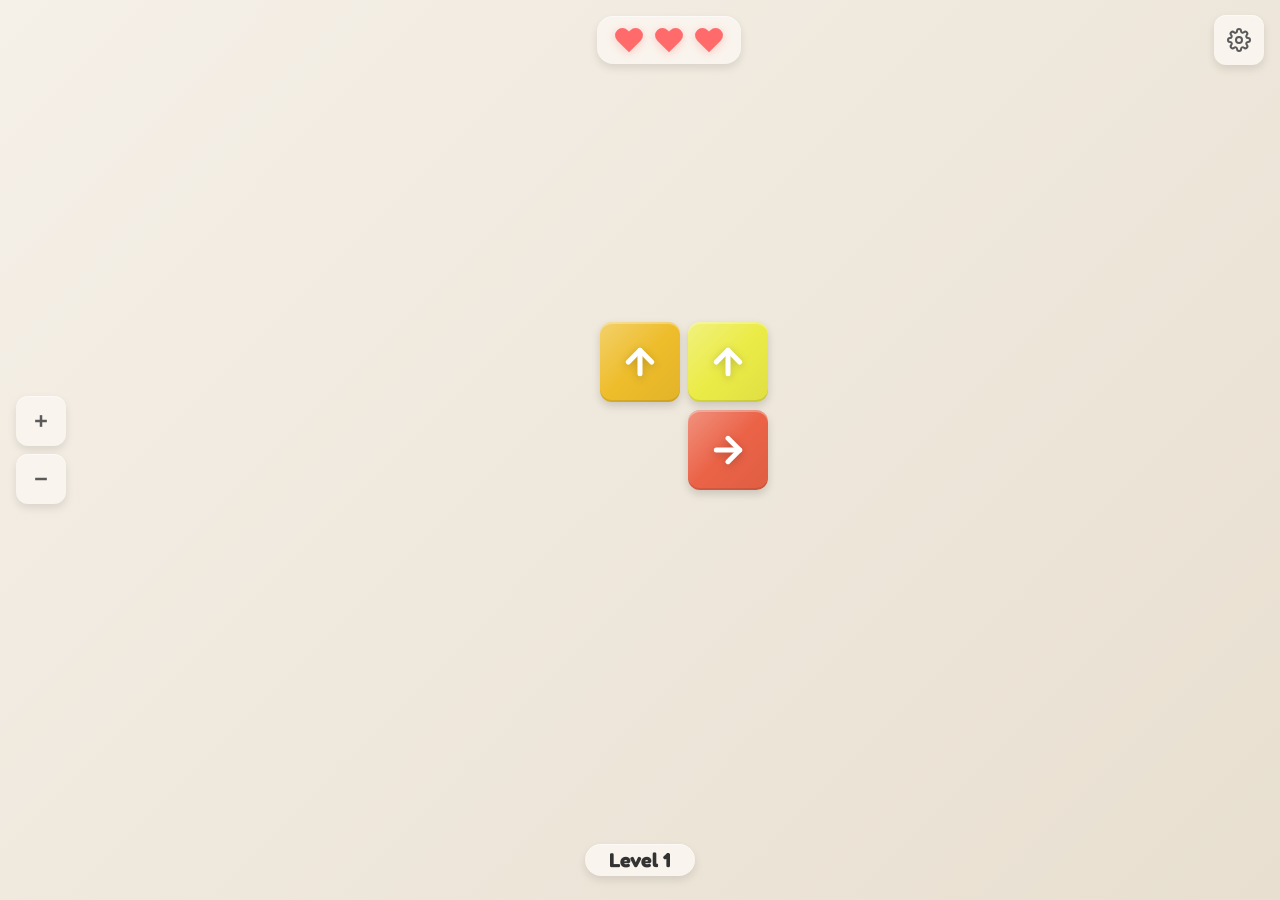
<file: index.html>
<!DOCTYPE html>
<html lang="en">
<head>
    <meta charset="UTF-8">
    <meta name="viewport" content="width=device-width, initial-scale=1.0, maximum-scale=1.0, user-scalable=no">
    <meta name="theme-color" content="#f5f0e8">
    <title>Arrow Puzzle Game - Premium Mobile Experience</title>
    <link rel="preconnect" href="https://fonts.googleapis.com">
    <link rel="preconnect" href="https://fonts.gstatic.com" crossorigin>
    <link href="https://fonts.googleapis.com/css2?family=Fredoka:wght@400;500;600;700&display=swap" rel="stylesheet">
    <link rel="stylesheet" href="style.css">
</head>
<body>
    <!-- Game Container -->
    <div id="gameContainer">
        
        <!-- Top UI Bar -->
        <div id="topBar">
            <!-- Left Section: empty spacer for balance -->
            <div class="top-left"></div>

            <!-- Center Section: Hearts -->
            <div class="top-center">
                <div class="lives-panel" id="livesPanel">
                    <div class="heart" data-index="0">
                        <svg viewBox="0 0 24 24" fill="currentColor">
                            <path d="M20.84 4.61a5.5 5.5 0 0 0-7.78 0L12 5.67l-1.06-1.06a5.5 5.5 0 0 0-7.78 7.78l1.06 1.06L12 21.23l7.78-7.78 1.06-1.06a5.5 5.5 0 0 0 0-7.78z"></path>
                        </svg>
                    </div>
                    <div class="heart" data-index="1">
                        <svg viewBox="0 0 24 24" fill="currentColor">
                            <path d="M20.84 4.61a5.5 5.5 0 0 0-7.78 0L12 5.67l-1.06-1.06a5.5 5.5 0 0 0-7.78 7.78l1.06 1.06L12 21.23l7.78-7.78 1.06-1.06a5.5 5.5 0 0 0 0-7.78z"></path>
                        </svg>
                    </div>
                    <div class="heart" data-index="2">
                        <svg viewBox="0 0 24 24" fill="currentColor">
                            <path d="M20.84 4.61a5.5 5.5 0 0 0-7.78 0L12 5.67l-1.06-1.06a5.5 5.5 0 0 0-7.78 7.78l1.06 1.06L12 21.23l7.78-7.78 1.06-1.06a5.5 5.5 0 0 0 0-7.78z"></path>
                        </svg>
                    </div>
                </div>
            </div>

            <!-- Right Section: Back & Settings -->
            <div class="top-right">
                <button class="icon-btn settings-btn" id="settingsBtn">
                    <svg viewBox="0 0 24 24" fill="none" stroke="currentColor" stroke-width="2" stroke-linecap="round" stroke-linejoin="round">
                        <circle cx="12" cy="12" r="3"></circle>
                        <path d="M19.4 15a1.65 1.65 0 0 0 .33 1.82l.06.06a2 2 0 0 1-2.83 2.83l-.06-.06a1.65 1.65 0 0 0-1.82-.33 1.65 1.65 0 0 0-1 1.51V21a2 2 0 0 1-4 0v-.09A1.65 1.65 0 0 0 9 19.4a1.65 1.65 0 0 0-1.82.33l-.06.06a2 2 0 0 1-2.83-2.83l.06-.06A1.65 1.65 0 0 0 4.68 15a1.65 1.65 0 0 0-1.51-1H3a2 2 0 0 1 0-4h.09A1.65 1.65 0 0 0 4.6 9a1.65 1.65 0 0 0-.33-1.82l-.06-.06a2 2 0 0 1 2.83-2.83l.06.06A1.65 1.65 0 0 0 9 4.68a1.65 1.65 0 0 0 1-1.51V3a2 2 0 0 1 4 0v.09a1.65 1.65 0 0 0 1 1.51 1.65 1.65 0 0 0 1.82-.33l.06-.06a2 2 0 0 1 2.83 2.83l-.06.06A1.65 1.65 0 0 0 19.4 9a1.65 1.65 0 0 0 1.51 1H21a2 2 0 0 1 0 4h-.09a1.65 1.65 0 0 0-1.51 1z"></path>
                    </svg>
                </button>
            </div>
        </div>

        <!-- Bottom Bar: Level Badge (centered) -->
        <div id="bottomBar">
            <span class="level-badge">Level <span id="levelNumber">1</span></span>
        </div>
        
        <!-- Zoom Controls -->
        <div class="zoom-controls" id="zoomControls">
            <button class="zoom-btn" id="zoomInBtn">
                <svg viewBox="0 0 24 24" fill="none" stroke="currentColor" stroke-width="3">
                    <line x1="12" y1="5" x2="12" y2="19"></line>
                    <line x1="5" y1="12" x2="19" y2="12"></line>
                </svg>
            </button>
            <button class="zoom-btn" id="zoomOutBtn">
                <svg viewBox="0 0 24 24" fill="none" stroke="currentColor" stroke-width="3">
                    <line x1="5" y1="12" x2="19" y2="12"></line>
                </svg>
            </button>
        </div>
        
        <!-- Game Board Container -->
        <div id="boardContainer">
            <div id="gameBoard"></div>
        </div>
        
<!-- Victory Popup -->
        <div class="popup victory-popup" id="victoryPopup">
            <div class="popup-content">
                <div class="popup-header">
                    <h2>Level Complete!</h2>
                    <div class="stars">
                        <svg class="star" viewBox="0 0 24 24" fill="currentColor">
                            <path d="M12 2l3.09 6.26L22 9.27l-5 4.87 1.18 6.88L12 17.77l-6.18 3.25L7 14.14 2 9.27l6.91-1.01L12 2z"></path>
                        </svg>
                        <svg class="star" viewBox="0 0 24 24" fill="currentColor">
                            <path d="M12 2l3.09 6.26L22 9.27l-5 4.87 1.18 6.88L12 17.77l-6.18 3.25L7 14.14 2 9.27l6.91-1.01L12 2z"></path>
                        </svg>
                        <svg class="star" viewBox="0 0 24 24" fill="currentColor">
                            <path d="M12 2l3.09 6.26L22 9.27l-5 4.87 1.18 6.88L12 17.77l-6.18 3.25L7 14.14 2 9.27l6.91-1.01L12 2z"></path>
                        </svg>
                    </div>
                </div>
                <div class="popup-body">
                </div>
            </div>
        </div>
        
        <!-- Settings Popup -->
        <div class="popup settings-popup" id="settingsPopup">
            <div class="popup-content">
                <div class="popup-header">
                    <h2>Settings</h2>
                    <button class="close-btn" id="closeSettingsBtn">×</button>
                </div>
                <div class="popup-body">
                    <div class="setting-item">
                        <span>Sound Effects</span>
                        <label class="toggle">
                            <input type="checkbox" id="soundToggle" checked>
                            <span class="slider"></span>
                        </label>
                    </div>
                    <div class="setting-item">
                        <span>Music</span>
                        <label class="toggle">
                            <input type="checkbox" id="musicToggle" checked>
                            <span class="slider"></span>
                        </label>
                    </div>
                    <div class="setting-item">
                        <span>Vibration</span>
                        <label class="toggle">
                            <input type="checkbox" id="vibrationToggle" checked>
                            <span class="slider"></span>
                        </label>
                    </div>
                </div>
            </div>
        </div>
        
        <!-- Game Over Popup -->
        <div class="popup gameover-popup" id="gameOverPopup">
            <div class="popup-content">
                <div class="popup-header">
                    <div class="gameover-icon">💔</div>
                    <h2>No Lives Left!</h2>
                </div>
                <div class="popup-body">
                    <p class="gameover-msg">Don't give up — try again!</p>
                </div>
                <div class="popup-footer">
                    <button class="btn-primary" id="retryBtn">Try Again</button>
                    <button class="btn-secondary" id="restartBtn">Level 1</button>
                </div>
            </div>
        </div>

        <!-- Particles Container -->
        <canvas id="particlesCanvas"></canvas>
        
    </div>
    
    <!-- Scripts -->
    <script src="js/config.js"></script>
    <script src="js/utilities.js"></script>
    <script src="js/storage.js"></script>
    <script src="js/sound.js"></script>
    <script src="js/effects.js"></script>
    <script src="js/animation.js"></script>
    <script src="js/level.js"></script>
    <script src="js/admin-bridge.js"></script>
    <script src="js/block.js"></script>
    <script src="js/board.js"></script>
    <script src="js/ui.js"></script>
    <script src="js/main.js"></script>
</body>
</html>
</file>
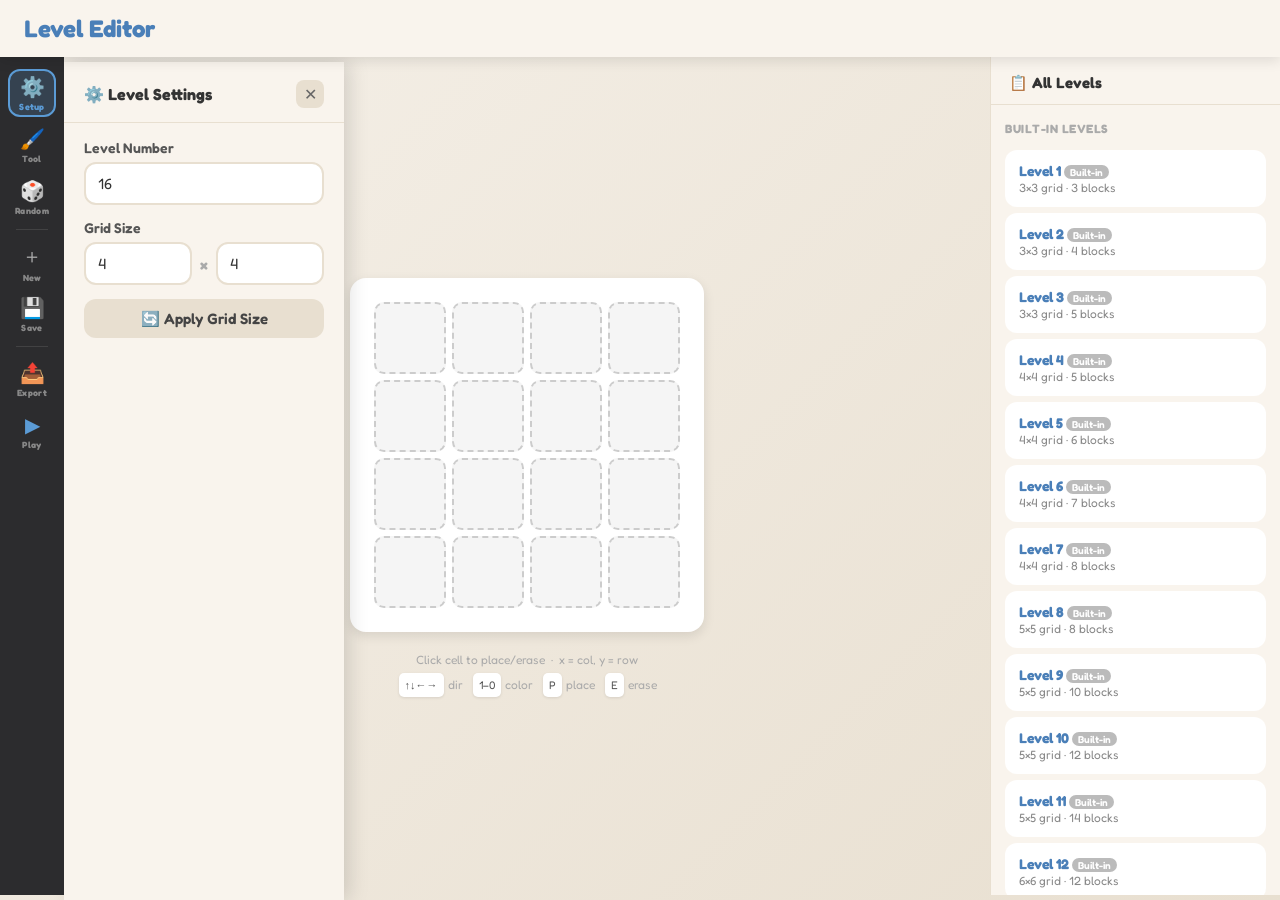
<file: admin.html>
<!DOCTYPE html>
<html lang="en">
<head>
    <meta charset="UTF-8">
    <meta name="viewport" content="width=device-width, initial-scale=1.0">
    <title>Arrow Puzzle — Level Editor</title>
    <link rel="preconnect" href="https://fonts.googleapis.com">
    <link href="https://fonts.googleapis.com/css2?family=Fredoka:wght@400;500;600;700&display=swap" rel="stylesheet">
    <style>
        * { margin: 0; padding: 0; box-sizing: border-box; }

        :root {
            --bg: #f5f0e8;
            --bg2: #e8dfd0;
            --cream: #f9f4ed;
            --blue: #5b9bd5;
            --blue-dark: #4a7fb8;
            --green: #6ec97d;
            --red: #ff6b6b;
            --gold: #ffd700;
            --shadow: rgba(0,0,0,0.1);
            --radius: 12px;
        }

        body {
            font-family: 'Fredoka', sans-serif;
            background: linear-gradient(135deg, var(--bg) 0%, var(--bg2) 100%);
            min-height: 100vh;
            color: #333;
        }

        /* ── TOP BAR ── */
        #adminTopBar {
            background: var(--cream);
            box-shadow: 0 4px 12px var(--shadow);
            padding: 14px 24px;
            display: flex;
            align-items: center;
            position: sticky;
            top: 0;
            z-index: 100;
        }

        #adminTopBar h1 {
            font-size: 24px;
            font-weight: 700;
            color: var(--blue-dark);
        }

        /* ── LAYOUT ── */
        #adminLayout {
            display: flex;
            height: calc(100vh - 62px);
            overflow: hidden;
            position: relative;
        }

        /* ── ICON SIDEBAR ── */
        #iconSidebar {
            width: 64px;
            background: #2c2c2e;
            display: flex;
            flex-direction: column;
            align-items: center;
            padding: 12px 0;
            gap: 4px;
            z-index: 50;
            flex-shrink: 0;
        }

        .sidebar-icon {
            width: 48px;
            height: 48px;
            border-radius: 12px;
            display: flex;
            flex-direction: column;
            align-items: center;
            justify-content: center;
            cursor: pointer;
            transition: all 0.15s;
            position: relative;
            gap: 3px;
            border: 2px solid transparent;
            color: #aaa;
            font-size: 20px;
            user-select: none;
        }

        .sidebar-icon span {
            font-size: 9px;
            font-weight: 700;
            letter-spacing: 0.3px;
            color: #888;
            line-height: 1;
        }

        .sidebar-icon:hover {
            background: rgba(255,255,255,0.08);
            color: white;
        }

        .sidebar-icon:hover span { color: #ccc; }

        .sidebar-icon.active {
            background: rgba(91,155,213,0.2);
            border-color: var(--blue);
            color: var(--blue);
        }

        .sidebar-icon.active span { color: var(--blue); }

        .sidebar-sep {
            width: 32px;
            height: 1px;
            background: rgba(255,255,255,0.1);
            margin: 4px 0;
        }

        /* ── DRAWER ── */
        #drawer {
            position: absolute;
            left: 64px;
            top: 62px;
            bottom: 0;
            width: 280px;
            background: var(--cream);
            box-shadow: 4px 0 20px rgba(0,0,0,0.15);
            z-index: 40;
            transform: translateX(-110%);
            transition: transform 0.28s cubic-bezier(0.4, 0, 0.2, 1);
            display: flex;
            flex-direction: column;
            overflow: hidden;
        }

        #drawer.open {
            transform: translateX(0);
        }

        .drawer-panel {
            display: none;
            flex-direction: column;
            height: 100%;
            overflow-y: auto;
        }

        .drawer-panel.active {
            display: flex;
        }

        .drawer-panel::-webkit-scrollbar { width: 5px; }
        .drawer-panel::-webkit-scrollbar-track { background: transparent; }
        .drawer-panel::-webkit-scrollbar-thumb { background: var(--bg2); border-radius: 3px; }

        .drawer-header {
            padding: 18px 20px 14px;
            border-bottom: 1px solid var(--bg2);
            display: flex;
            align-items: center;
            justify-content: space-between;
            flex-shrink: 0;
            background: var(--cream);
            position: sticky;
            top: 0;
            z-index: 1;
        }

        .drawer-header h3 {
            font-size: 16px;
            font-weight: 700;
            color: #333;
        }

        .drawer-close {
            width: 28px;
            height: 28px;
            border-radius: 8px;
            border: none;
            background: var(--bg2);
            cursor: pointer;
            font-size: 16px;
            display: flex;
            align-items: center;
            justify-content: center;
            color: #666;
            transition: all 0.15s;
        }

        .drawer-close:hover { background: var(--red); color: white; }

        .drawer-body {
            padding: 16px 20px 20px;
            flex: 1;
        }

        /* Drawer overlay (click outside to close) */
        #drawerOverlay {
            position: fixed;
            inset: 0;
            z-index: 39;
            display: none;
        }

        #drawerOverlay.show { display: block; }

        /* ── BUTTONS ── */
        .btn {
            font-family: 'Fredoka', sans-serif;
            font-size: 15px;
            font-weight: 600;
            padding: 10px 18px;
            border: none;
            border-radius: var(--radius);
            cursor: pointer;
            transition: all 0.15s ease;
            display: inline-flex;
            align-items: center;
            gap: 6px;
        }

        .btn:hover { transform: translateY(-2px); box-shadow: 0 6px 14px var(--shadow); }
        .btn:active { transform: translateY(0); }

        .btn-blue   { background: linear-gradient(135deg, var(--blue) 0%, var(--blue-dark) 100%); color: white; }
        .btn-green  { background: linear-gradient(135deg, var(--green) 0%, #5ab36a 100%); color: white; }
        .btn-red    { background: linear-gradient(135deg, var(--red) 0%, #ee5a52 100%); color: white; }
        .btn-gray   { background: var(--bg2); color: #444; }
        .btn-gold   { background: linear-gradient(135deg, var(--gold) 0%, #e6c200 100%); color: #333; }
        .btn-sm     { font-size: 13px; padding: 7px 12px; }
        .btn-full   { width: 100%; justify-content: center; }

        /* ── PANELS ── */
        .panel {
            background: var(--cream);
            border-radius: var(--radius);
            box-shadow: 0 4px 12px var(--shadow);
            padding: 20px;
        }

        .panel h2 {
            font-size: 18px;
            font-weight: 700;
            color: #444;
            margin-bottom: 16px;
            padding-bottom: 10px;
            border-bottom: 2px solid var(--bg2);
        }

        /* ── CENTER AREA ── */
        #editorArea {
            flex: 1;
            display: flex;
            flex-direction: column;
            align-items: center;
            justify-content: center;
            padding: 20px;
            overflow: auto;
            min-width: 0;
        }

        /* ── RIGHT PANEL ── */
        #rightPanel {
            width: 300px;
            background: var(--cream);
            border-left: 1px solid var(--bg2);
            display: flex;
            flex-direction: column;
            overflow: hidden;
            flex-shrink: 0;
        }

        #rightPanel .panel-header {
            padding: 18px 20px 14px;
            border-bottom: 1px solid var(--bg2);
            flex-shrink: 0;
        }

        #rightPanel .panel-header h2 {
            font-size: 16px;
            font-weight: 700;
            color: #333;
        }
        /* ── LEFT PANEL: SETTINGS ── */
        .form-group {
            margin-bottom: 14px;
        }

        .form-group label {
            display: block;
            font-size: 14px;
            font-weight: 600;
            color: #555;
            margin-bottom: 6px;
        }

        .form-group input,
        .form-group select {
            width: 100%;
            padding: 10px 12px;
            border: 2px solid var(--bg2);
            border-radius: var(--radius);
            font-family: 'Fredoka', sans-serif;
            font-size: 15px;
            background: white;
            color: #333;
            transition: border-color 0.15s;
        }

        .form-group input:focus,
        .form-group select:focus {
            outline: none;
            border-color: var(--blue);
        }

        /* Direction Picker */
        .dir-picker {
            display: grid;
            grid-template-columns: repeat(3, 1fr);
            gap: 6px;
            margin-top: 4px;
        }

        .dir-btn {
            aspect-ratio: 1;
            border: 2px solid var(--bg2);
            border-radius: 10px;
            background: white;
            font-size: 20px;
            cursor: pointer;
            display: flex;
            align-items: center;
            justify-content: center;
            flex-direction: column;
            gap: 1px;
            transition: all 0.15s;
            position: relative;
            user-select: none;
        }

        .dir-btn .dir-key {
            font-size: 9px;
            font-weight: 700;
            color: #bbb;
            line-height: 1;
        }

        .dir-btn.active .dir-key { color: rgba(255,255,255,0.75); }
        .dir-btn:hover { border-color: var(--blue); background: #eef5fc; }
        .dir-btn.active { border-color: var(--blue); background: var(--blue); color: white; }
        .dir-btn.empty { visibility: hidden; pointer-events: none; }

        /* Color Picker */
        .color-grid {
            display: grid;
            grid-template-columns: repeat(5, 1fr);
            gap: 6px;
            margin-top: 4px;
        }

        .color-swatch {
            aspect-ratio: 1;
            border-radius: 8px;
            cursor: pointer;
            border: 3px solid transparent;
            transition: all 0.15s;
            position: relative;
        }

        .color-swatch:hover { transform: scale(1.1); }
        .color-swatch.active { border-color: #333; transform: scale(1.1); }

        .color-swatch .key-hint {
            position: absolute;
            bottom: 2px;
            right: 3px;
            font-size: 10px;
            font-weight: 700;
            color: rgba(255,255,255,0.9);
            text-shadow: 0 1px 2px rgba(0,0,0,0.6);
            line-height: 1;
            pointer-events: none;
        }

        /* Tool mode */
        .tool-row {
            display: flex;
            gap: 8px;
            margin-bottom: 14px;
        }

        .tool-btn {
            flex: 1;
            padding: 10px;
            border: 2px solid var(--bg2);
            border-radius: var(--radius);
            background: white;
            font-family: 'Fredoka', sans-serif;
            font-size: 14px;
            font-weight: 600;
            cursor: pointer;
            text-align: center;
            transition: all 0.15s;
            color: #555;
        }

        .tool-btn:hover { border-color: var(--blue); }
        .tool-btn.active { border-color: var(--blue); background: var(--blue); color: white; }

        /* ── CENTER: GRID EDITOR ── */
        #editorCenter {
            display: flex;
            flex-direction: column;
            align-items: center;
            justify-content: center;
            gap: 16px;
            flex: 1;
            overflow: auto;
            padding: 32px 20px 20px;
            min-width: 0;
        }

        #gridWrapper {
            background: white;
            border-radius: 16px;
            padding: 24px;
            box-shadow: 0 4px 12px var(--shadow);
            display: inline-block;
            margin-top: 12px;
        }

        #editorGrid {
            display: grid;
            gap: 6px;
        }

        .grid-cell {
            border-radius: 10px;
            border: 2px dashed #ccc;
            background: #f5f5f5;
            cursor: pointer;
            display: flex;
            align-items: center;
            justify-content: center;
            font-size: 28px;
            transition: all 0.15s;
            position: relative;
            user-select: none;
        }

        .grid-cell:hover { border-color: var(--blue); background: #eef5fc; }

        .grid-cell.has-block {
            border: none;
            box-shadow: 0 4px 8px rgba(0,0,0,0.15),
                        inset 0 2px 0 rgba(255,255,255,0.3),
                        inset 0 -2px 0 rgba(0,0,0,0.1);
        }

        .grid-cell.has-block::before {
            content: '';
            position: absolute;
            inset: 0;
            border-radius: 10px;
            background: linear-gradient(135deg, rgba(255,255,255,0.3) 0%, rgba(255,255,255,0) 50%, rgba(0,0,0,0.05) 100%);
            pointer-events: none;
        }

        .grid-cell.has-block svg {
            width: 50%;
            height: 50%;
            color: white;
            filter: drop-shadow(0 2px 4px rgba(0,0,0,0.2));
            pointer-events: none;
        }

        .grid-cell:hover.has-block { opacity: 0.8; }

        /* ── RIGHT PANEL: LEVEL LIST ── */
        #rightPanel {
            width: 290px;
            background: var(--cream);
            border-left: 1px solid var(--bg2);
            display: flex;
            flex-direction: column;
            overflow: hidden;
            flex-shrink: 0;
        }

        #rightPanel .rp-header {
            padding: 16px 18px 12px;
            border-bottom: 1px solid var(--bg2);
            flex-shrink: 0;
        }

        #rightPanel .rp-header h2 {
            font-size: 15px;
            font-weight: 700;
            color: #333;
        }

        #levelList {
            display: flex;
            flex-direction: column;
            gap: 6px;
            overflow-y: auto;
            padding: 12px 14px;
            flex: 1;
        }

        #levelList::-webkit-scrollbar { width: 5px; }
        #levelList::-webkit-scrollbar-track { background: transparent; }
        #levelList::-webkit-scrollbar-thumb { background: var(--bg2); border-radius: 3px; }

        .level-item {
            background: white;
            border-radius: var(--radius);
            padding: 10px 12px;
            display: flex;
            align-items: center;
            justify-content: space-between;
            border: 2px solid transparent;
            cursor: pointer;
            transition: all 0.15s;
        }

        .level-item:hover { border-color: var(--blue); }
        .level-item.active { border-color: var(--blue); background: #eef5fc; }

        .level-item .level-info { flex: 1; }
        .level-item .level-num {
            font-size: 14px;
            font-weight: 700;
            color: var(--blue-dark);
        }

        .level-item .level-meta {
            font-size: 12px;
            color: #888;
            margin-top: 1px;
        }

        .level-item .level-actions { display: flex; gap: 5px; }

        .level-item .custom-badge {
            font-size: 10px;
            background: var(--green);
            color: white;
            padding: 1px 6px;
            border-radius: 20px;
            font-weight: 600;
        }

        .level-item .builtin-badge {
            font-size: 10px;
            background: #bbb;
            color: white;
            padding: 1px 6px;
            border-radius: 20px;
            font-weight: 600;
        }

        /* ── TOAST ── */
        #toast {
            position: fixed;
            top: 76px;
            left: 50%;
            transform: translateX(-50%) translateY(-20px);
            background: #333;
            color: white;
            padding: 10px 22px;
            border-radius: 30px;
            font-size: 14px;
            font-weight: 600;
            opacity: 0;
            transition: all 0.25s ease;
            z-index: 999;
            pointer-events: none;
            white-space: nowrap;
        }

        #toast.show {
            opacity: 1;
            transform: translateX(-50%) translateY(0);
        }

        /* ── MODAL ── */
        .modal-overlay {
            position: fixed;
            inset: 0;
            background: rgba(0,0,0,0.5);
            backdrop-filter: blur(4px);
            display: flex;
            align-items: center;
            justify-content: center;
            z-index: 500;
            opacity: 0;
            pointer-events: none;
            transition: opacity 0.2s;
        }

        .modal-overlay.show { opacity: 1; pointer-events: all; }

        .modal {
            background: var(--cream);
            border-radius: 20px;
            padding: 28px;
            min-width: 360px;
            max-width: 90vw;
            box-shadow: 0 20px 60px rgba(0,0,0,0.3);
            transform: scale(0.85);
            transition: transform 0.25s cubic-bezier(0.34,1.56,0.64,1);
        }

        .modal-overlay.show .modal { transform: scale(1); }

        .modal h3 {
            font-size: 22px;
            font-weight: 700;
            margin-bottom: 16px;
            color: #333;
        }

        .modal pre {
            background: #1e1e1e;
            color: #d4d4d4;
            padding: 16px;
            border-radius: 10px;
            font-size: 12px;
            overflow: auto;
            max-height: 300px;
            font-family: 'Consolas', monospace;
            line-height: 1.5;
        }

        .modal-actions {
            display: flex;
            gap: 10px;
            margin-top: 16px;
            justify-content: flex-end;
        }

        /* ── DIVIDER ── */
        .divider {
            height: 1px;
            background: var(--bg2);
            margin: 12px 0;
        }

        /* ── SECTION LABEL ── */
        .section-label {
            font-size: 11px;
            font-weight: 700;
            color: #999;
            text-transform: uppercase;
            letter-spacing: 0.6px;
            margin-bottom: 8px;
        }

        /* ── BLOCK COUNT BADGE ── */
        #blockCount {
            font-size: 26px;
            font-weight: 700;
            color: var(--blue);
            text-align: center;
            padding: 6px 0 10px;
        }
    </style>
</head>
<body>

<!-- TOP BAR -->
<div id="adminTopBar">
    <h1>Level Editor</h1>
</div>

<!-- TOAST -->
<div id="toast"></div>

<!-- DRAWER OVERLAY (click outside to close) -->
<div id="drawerOverlay" onclick="Admin.closeDrawer()"></div>

<!-- SLIDING DRAWER -->
<div id="drawer">

    <!-- PANEL 1: Level Settings -->
    <div class="drawer-panel active" id="panel-settings">
        <div class="drawer-header">
            <h3>⚙️ Level Settings</h3>
            <button class="drawer-close" onclick="Admin.closeDrawer()">✕</button>
        </div>
        <div class="drawer-body">
            <div class="form-group">
                <label>Level Number</label>
                <input type="number" id="levelNumInput" min="1" value="16">
            </div>
            <div class="form-group">
                <label>Grid Size</label>
                <div style="display:grid;grid-template-columns:1fr auto 1fr;gap:8px;align-items:center">
                    <input type="number" id="rowsInput" min="2" max="20" value="4" placeholder="Rows">
                    <span style="text-align:center;font-weight:700;color:#aaa">×</span>
                    <input type="number" id="colsInput" min="2" max="20" value="4" placeholder="Cols">
                </div>
            </div>
            <button class="btn btn-gray btn-full" onclick="Admin.applyGridSize()">🔄 Apply Grid Size</button>
        </div>
    </div>

    <!-- PANEL 2: Block Tool -->
    <div class="drawer-panel" id="panel-tool">
        <div class="drawer-header">
            <h3>🖌️ Block Tool</h3>
            <button class="drawer-close" onclick="Admin.closeDrawer()">✕</button>
        </div>
        <div class="drawer-body">
            <div class="section-label">Tool Mode</div>
            <div class="tool-row">
                <button class="tool-btn active" id="toolPlace" onclick="Admin.setTool('place')">✏️ Place</button>
                <button class="tool-btn" id="toolErase" onclick="Admin.setTool('erase')">🗑️ Erase</button>
            </div>

            <div id="placeOptions">
                <div class="section-label">Direction <span style="color:#bbb;font-weight:400;text-transform:none;letter-spacing:0">(arrow keys)</span></div>
                <div class="dir-picker">
                    <div class="dir-btn empty"></div>
                    <div class="dir-btn active" id="dir-up"    onclick="Admin.setDir('up')">↑<span class="dir-key">▲</span></div>
                    <div class="dir-btn empty"></div>
                    <div class="dir-btn" id="dir-left"  onclick="Admin.setDir('left')">←<span class="dir-key">◄</span></div>
                    <div class="dir-btn empty"></div>
                    <div class="dir-btn" id="dir-right" onclick="Admin.setDir('right')">→<span class="dir-key">►</span></div>
                    <div class="dir-btn empty"></div>
                    <div class="dir-btn" id="dir-down"  onclick="Admin.setDir('down')">↓<span class="dir-key">▼</span></div>
                    <div class="dir-btn empty"></div>
                </div>

                <div class="section-label" style="margin-top:14px">Color <span style="color:#bbb;font-weight:400;text-transform:none;letter-spacing:0">(keys 1–9, 0)</span></div>
                <div class="color-grid" id="colorGrid"></div>
            </div>
        </div>
    </div>

    <!-- PANEL 3: Random Fill -->
    <div class="drawer-panel" id="panel-random">
        <div class="drawer-header">
            <h3>🎲 Random Fill</h3>
            <button class="drawer-close" onclick="Admin.closeDrawer()">✕</button>
        </div>
        <div class="drawer-body">
            <div class="section-label">Block Count</div>
            <div id="blockCount">0</div>
            <div class="divider"></div>
            <div class="form-group">
                <label>Number of blocks to place</label>
                <input type="number" id="randomBlockCount" min="1" max="30" value="6">
            </div>
            <button class="btn btn-gold btn-full" style="margin-bottom:10px" onclick="Admin.randomFill()">🎲 Generate Random</button>
            <button class="btn btn-red btn-full btn-sm" onclick="Admin.clearGrid()">🗑️ Clear All Blocks</button>
            <div class="divider"></div>
            <div style="font-size:12px;color:#aaa;line-height:1.6">
                Generates a random solvable layout using BFS verification. If it fails (too many blocks for grid size), reduce the count.
            </div>
        </div>
    </div>

</div>

<!-- MAIN LAYOUT: sidebar + center + right -->
<div id="adminLayout">

    <!-- ICON SIDEBAR -->
    <div id="iconSidebar">
        <div class="sidebar-icon active" id="si-settings" onclick="Admin.toggleDrawer('settings')" title="Level Settings">
            ⚙️<span>Setup</span>
        </div>
        <div class="sidebar-icon" id="si-tool" onclick="Admin.toggleDrawer('tool')" title="Block Tool">
            🖌️<span>Tool</span>
        </div>
        <div class="sidebar-icon" id="si-random" onclick="Admin.toggleDrawer('random')" title="Random Fill">
            🎲<span>Random</span>
        </div>
        <div class="sidebar-sep"></div>
        <div class="sidebar-icon" onclick="Admin.newLevel()" title="New Level">
            ＋<span>New</span>
        </div>
        <div class="sidebar-icon" onclick="Admin.saveLevel()" title="Save Level" style="color:#6ec97d">
            💾<span>Save</span>
        </div>
        <div class="sidebar-sep"></div>
        <div class="sidebar-icon" onclick="Admin.exportAll()" title="Export All" style="color:#ffd700">
            📤<span>Export</span>
        </div>
        <div class="sidebar-icon" onclick="location.href='index.html'" title="Play Game" style="color:#5b9bd5">
            ▶<span>Play</span>
        </div>
    </div>

    <!-- CENTER: GRID -->
    <div id="editorCenter">
        <div id="gridWrapper">
            <div id="editorGrid"></div>
        </div>
        <div style="font-size:12px;color:#aaa;text-align:center;line-height:2">
            Click cell to place/erase &nbsp;·&nbsp; x = col, y = row
            <br>
            <span style="background:white;border-radius:5px;padding:1px 6px;font-size:11px;color:#555;box-shadow:0 1px 3px rgba(0,0,0,0.1);display:inline-block;margin:1px">↑↓←→</span> dir &nbsp;
            <span style="background:white;border-radius:5px;padding:1px 6px;font-size:11px;color:#555;box-shadow:0 1px 3px rgba(0,0,0,0.1);display:inline-block;margin:1px">1–0</span> color &nbsp;
            <span style="background:white;border-radius:5px;padding:1px 6px;font-size:11px;color:#555;box-shadow:0 1px 3px rgba(0,0,0,0.1);display:inline-block;margin:1px">P</span> place &nbsp;
            <span style="background:white;border-radius:5px;padding:1px 6px;font-size:11px;color:#555;box-shadow:0 1px 3px rgba(0,0,0,0.1);display:inline-block;margin:1px">E</span> erase
        </div>
    </div>

    <!-- RIGHT: LEVEL LIST -->
    <div id="rightPanel">
        <div class="rp-header">
            <h2>📋 All Levels</h2>
        </div>
        <div id="levelList"></div>
    </div>

</div>

<!-- EXPORT MODAL -->
<div class="modal-overlay" id="exportModal">
    <div class="modal">
        <h3>📤 Export — Copy to level.js</h3>
        <pre id="exportCode"></pre>
        <div class="modal-actions">
            <button class="btn btn-blue" onclick="Admin.copyExport()">📋 Copy</button>
            <button class="btn btn-gray" onclick="Admin.closeModal()">Close</button>
        </div>
    </div>
</div>

<!-- CONFIRM MODAL -->
<div class="modal-overlay" id="confirmModal">
    <div class="modal">
        <h3 id="confirmTitle">Are you sure?</h3>
        <p id="confirmMsg" style="color:#666;font-size:15px;margin-bottom:8px"></p>
        <div class="modal-actions">
            <button class="btn btn-red" id="confirmOkBtn">Yes, Delete</button>
            <button class="btn btn-gray" onclick="Admin.closeModal()">Cancel</button>
        </div>
    </div>
</div>

<script>
// ============================================================
// COLORS (same as game)
// ============================================================
const ADMIN_COLORS = [
    'hsl(10, 80%, 60%)',
    'hsl(45, 85%, 55%)',
    'hsl(60, 80%, 60%)',
    'hsl(120, 60%, 55%)',
    'hsl(180, 70%, 50%)',
    'hsl(210, 75%, 55%)',
    'hsl(270, 70%, 60%)',
    'hsl(330, 75%, 60%)',
    'hsl(0, 0%, 50%)',
    'hsl(30, 70%, 50%)'
];

// Arrow SVGs
const ARROW_SVG = {
    up:    `<svg viewBox="0 0 24 24" fill="none" stroke="currentColor" stroke-width="2.5" stroke-linecap="round" stroke-linejoin="round"><line x1="12" y1="19" x2="12" y2="5"/><polyline points="5 12 12 5 19 12"/></svg>`,
    down:  `<svg viewBox="0 0 24 24" fill="none" stroke="currentColor" stroke-width="2.5" stroke-linecap="round" stroke-linejoin="round"><line x1="12" y1="5" x2="12" y2="19"/><polyline points="19 12 12 19 5 12"/></svg>`,
    left:  `<svg viewBox="0 0 24 24" fill="none" stroke="currentColor" stroke-width="2.5" stroke-linecap="round" stroke-linejoin="round"><line x1="19" y1="12" x2="5" y2="12"/><polyline points="12 19 5 12 12 5"/></svg>`,
    right: `<svg viewBox="0 0 24 24" fill="none" stroke="currentColor" stroke-width="2.5" stroke-linecap="round" stroke-linejoin="round"><line x1="5" y1="12" x2="19" y2="12"/><polyline points="12 5 19 12 12 19"/></svg>`
};

// ============================================================
// STORAGE KEY
// ============================================================
const CUSTOM_LEVELS_KEY = 'arrowPuzzle_customLevels';

// ============================================================
// ADMIN CONTROLLER
// ============================================================
const Admin = {
    tool: 'place',
    selectedDir: 'up',
    selectedColorIdx: 0,
    rows: 4,
    cols: 4,
    grid: {},        // key: "x,y" → { direction, colorIdx }
    editingLevelNum: null,   // null = new level
    customLevels: [],        // saved custom levels

    // ── INIT ──────────────────────────────────────────────
    init() {
        this.loadCustomLevels();
        this.buildColorGrid();
        this.applyGridSize();
        this.renderLevelList();
        this.updateLevelNumDefault();
        this.initKeyboardShortcuts();
        // Open settings drawer by default
        this.openDrawer('settings');

        // Re-render grid on resize so cell size stays optimal
        const ro = new ResizeObserver(() => this.renderGrid());
        ro.observe(document.getElementById('editorCenter'));
    },

    // ── DRAWER ────────────────────────────────────────────
    openDrawer(name) {
        // Show drawer
        document.getElementById('drawer').classList.add('open');
        document.getElementById('drawerOverlay').classList.add('show');

        // Switch panel
        document.querySelectorAll('.drawer-panel').forEach(p => p.classList.remove('active'));
        const panel = document.getElementById('panel-' + name);
        if (panel) panel.classList.add('active');

        // Highlight sidebar icon
        document.querySelectorAll('.sidebar-icon[id^="si-"]').forEach(i => i.classList.remove('active'));
        const si = document.getElementById('si-' + name);
        if (si) si.classList.add('active');

        this._openDrawerName = name;
    },

    toggleDrawer(name) {
        const isOpen = document.getElementById('drawer').classList.contains('open');
        if (isOpen && this._openDrawerName === name) {
            this.closeDrawer();
        } else {
            this.openDrawer(name);
        }
    },

    closeDrawer() {
        document.getElementById('drawer').classList.remove('open');
        document.getElementById('drawerOverlay').classList.remove('show');
        document.querySelectorAll('.sidebar-icon[id^="si-"]').forEach(i => i.classList.remove('active'));
        this._openDrawerName = null;
    },

    // ── KEYBOARD SHORTCUTS ────────────────────────────────
    initKeyboardShortcuts() {
        document.addEventListener('keydown', (e) => {
            // Skip if user is typing in an input/select
            if (['INPUT','SELECT','TEXTAREA'].includes(e.target.tagName)) return;

            // Arrow keys → select direction
            if (e.key === 'ArrowUp')    { e.preventDefault(); this.setDir('up');    this.flashKey('dir-up');    return; }
            if (e.key === 'ArrowDown')  { e.preventDefault(); this.setDir('down');  this.flashKey('dir-down');  return; }
            if (e.key === 'ArrowLeft')  { e.preventDefault(); this.setDir('left');  this.flashKey('dir-left');  return; }
            if (e.key === 'ArrowRight') { e.preventDefault(); this.setDir('right'); this.flashKey('dir-right'); return; }

            // 1–9 → colors 0–8,  0 → color 9
            if (e.key >= '1' && e.key <= '9') { this.setColor(parseInt(e.key) - 1); return; }
            if (e.key === '0') { this.setColor(9); return; }

            // E → erase tool,  P or Space → place tool
            if (e.key === 'e' || e.key === 'E') { this.setTool('erase'); return; }
            if (e.key === 'p' || e.key === 'P' || e.key === ' ') { e.preventDefault(); this.setTool('place'); return; }
        });
    },

    // Brief visual flash on the direction button when shortcut is used
    flashKey(id) {
        const el = document.getElementById(id);
        if (!el) return;
        el.style.transform = 'scale(0.85)';
        setTimeout(() => el.style.transform = '', 120);
    },

    updateLevelNumDefault() {
        // suggest next level number after all existing
        const all = this.getAllLevelNumbers();
        const max = all.length ? Math.max(...all) : 15;
        document.getElementById('levelNumInput').value = max + 1;
    },

    getAllLevelNumbers() {
        // built-in 1–15 + custom
        const builtIn = Array.from({length: 15}, (_, i) => i + 1);
        const custom = this.customLevels.map(l => l.levelNumber);
        return [...new Set([...builtIn, ...custom])];
    },

    // ── TOOL ──────────────────────────────────────────────
    setTool(t) {
        this.tool = t;
        document.getElementById('toolPlace').classList.toggle('active', t === 'place');
        document.getElementById('toolErase').classList.toggle('active', t === 'erase');
        document.getElementById('placeOptions').style.opacity = t === 'place' ? '1' : '0.4';
        document.getElementById('placeOptions').style.pointerEvents = t === 'place' ? 'all' : 'none';
    },

    setDir(dir) {
        this.selectedDir = dir;
        ['up','down','left','right'].forEach(d => {
            document.getElementById('dir-' + d).classList.toggle('active', d === dir);
        });
    },

    // ── COLOR GRID ────────────────────────────────────────
    buildColorGrid() {
        const grid = document.getElementById('colorGrid');
        grid.innerHTML = '';
        // keys: 1–9 for colors 0–8, 0 for color 9
        const keyLabels = ['1','2','3','4','5','6','7','8','9','0'];
        ADMIN_COLORS.forEach((c, i) => {
            const sw = document.createElement('div');
            sw.className = 'color-swatch' + (i === 0 ? ' active' : '');
            sw.style.background = c;
            sw.title = `Color ${i + 1}  [Key: ${keyLabels[i]}]`;
            sw.innerHTML = `<span class="key-hint">${keyLabels[i]}</span>`;
            sw.onclick = () => this.setColor(i);
            grid.appendChild(sw);
        });
    },

    setColor(idx) {
        this.selectedColorIdx = idx;
        document.querySelectorAll('.color-swatch').forEach((s, i) => {
            s.classList.toggle('active', i === idx);
        });
    },

    // ── GRID ──────────────────────────────────────────────
    applyGridSize() {
        this.rows = Math.min(20, Math.max(2, parseInt(document.getElementById('rowsInput').value) || 4));
        this.cols = Math.min(20, Math.max(2, parseInt(document.getElementById('colsInput').value) || 4));
        document.getElementById('rowsInput').value = this.rows;
        document.getElementById('colsInput').value = this.cols;

        // Remove blocks outside new bounds
        Object.keys(this.grid).forEach(key => {
            const [x, y] = key.split(',').map(Number);
            if (x >= this.cols || y >= this.rows) delete this.grid[key];
        });

        this.renderGrid();
        this.updateBlockCount();
    },

    renderGrid() {
        const el = document.getElementById('editorGrid');

        // Compute cell size to fit available space, capped at 72px
        const center = document.getElementById('editorCenter');
        const padding = 48 + 40; // gridWrapper padding (24*2) + editorCenter padding (20*2)
        const gap = 6;
        const availW = center.clientWidth  - padding - (this.cols - 1) * gap;
        const availH = center.clientHeight - padding - 80 - (this.rows - 1) * gap; // 80 for hint bar
        const cellSize = Math.max(28, Math.min(72, Math.floor(Math.min(availW / this.cols, availH / this.rows))));

        el.style.gridTemplateColumns = `repeat(${this.cols}, ${cellSize}px)`;
        el.style.gridTemplateRows    = `repeat(${this.rows}, ${cellSize}px)`;
        el.innerHTML = '';

        for (let y = 0; y < this.rows; y++) {
            for (let x = 0; x < this.cols; x++) {
                const cell = document.createElement('div');
                cell.className = 'grid-cell';
                cell.dataset.x = x;
                cell.dataset.y = y;
                cell.title = `x:${x}, y:${y}`;
                // Scale font/border-radius with cell size
                cell.style.fontSize = Math.max(12, Math.floor(cellSize * 0.4)) + 'px';
                cell.style.borderRadius = Math.max(4, Math.floor(cellSize * 0.14)) + 'px';

                const block = this.grid[`${x},${y}`];
                if (block) {
                    cell.classList.add('has-block');
                    cell.style.background = ADMIN_COLORS[block.colorIdx];
                    cell.innerHTML = ARROW_SVG[block.direction];
                }

                cell.addEventListener('click', () => this.onCellClick(x, y));
                el.appendChild(cell);
            }
        }
    },

    onCellClick(x, y) {
        const key = `${x},${y}`;
        if (this.tool === 'erase') {
            delete this.grid[key];
        } else {
            // toggle off if same block
            const existing = this.grid[key];
            if (existing && existing.direction === this.selectedDir && existing.colorIdx === this.selectedColorIdx) {
                delete this.grid[key];
            } else {
                this.grid[key] = { direction: this.selectedDir, colorIdx: this.selectedColorIdx };
            }
        }
        this.renderGrid();
        this.updateBlockCount();
    },

    updateBlockCount() {
        document.getElementById('blockCount').textContent = Object.keys(this.grid).length;
    },

    clearGrid() {
        this.grid = {};
        this.renderGrid();
        this.updateBlockCount();
        this.toast('Grid cleared', 'info');
    },

    // ── RANDOM FILL ───────────────────────────────────────
    randomFill() {
        const wantedCount = Math.max(1, parseInt(document.getElementById('randomBlockCount').value) || 6);
        const maxCells    = this.rows * this.cols;
        const count       = Math.min(wantedCount, maxCells);
        const dirs        = ['up','down','left','right'];

        // Try up to 200 times to generate a solvable layout
        for (let attempt = 0; attempt < 200; attempt++) {
            const candidate = this._generateRandom(count, dirs);
            if (candidate && this._isSolvable(candidate, this.rows, this.cols)) {
                // Accept — load into grid
                this.grid = {};
                candidate.forEach(b => {
                    this.grid[`${b.x},${b.y}`] = { direction: b.direction, colorIdx: b.colorIdx };
                });
                this.renderGrid();
                this.updateBlockCount();
                this.toast(`Random level generated (${count} blocks, solvable ✓)`, 'success');
                return;
            }
        }
        this.toast('Could not generate solvable layout — try fewer blocks', 'error');
    },

    _generateRandom(count, dirs) {
        // Build list of all cells, shuffle, pick `count` of them
        const cells = [];
        for (let y = 0; y < this.rows; y++)
            for (let x = 0; x < this.cols; x++)
                cells.push({ x, y });

        // Fisher-Yates shuffle
        for (let i = cells.length - 1; i > 0; i--) {
            const j = Math.floor(Math.random() * (i + 1));
            [cells[i], cells[j]] = [cells[j], cells[i]];
        }

        const chosen = cells.slice(0, count);
        return chosen.map((c, i) => ({
            x: c.x,
            y: c.y,
            direction: dirs[Math.floor(Math.random() * dirs.length)],
            colorIdx:  i % 10   // cycle through colors
        }));
    },

    // BFS solver — same logic as game's canMove
    // Returns true if ALL blocks can be removed in some order
    _isSolvable(blocks, rows, cols) {
        // State = bitmask of which blocks are still on the board
        // For up to 20 blocks this is fine (2^20 = 1M states)
        // For larger sets we cap at 20 blocks checked
        const n = Math.min(blocks.length, 20);
        const subset = blocks.slice(0, n);

        const fullMask = (1 << n) - 1;

        // Build initial occupancy grid from subset
        const makeGrid = (mask) => {
            const g = Array.from({length: rows}, () => new Array(cols).fill(false));
            for (let i = 0; i < n; i++) {
                if (mask & (1 << i)) g[subset[i].y][subset[i].x] = true;
            }
            return g;
        };

        // canMove for a single block given a grid
        const canMove = (b, g) => {
            switch (b.direction) {
                case 'up':
                    for (let y = b.y - 1; y >= 0; y--)    if (g[y][b.x])  return false; return true;
                case 'down':
                    for (let y = b.y + 1; y < rows; y++)   if (g[y][b.x])  return false; return true;
                case 'left':
                    for (let x = b.x - 1; x >= 0; x--)    if (g[b.y][x])  return false; return true;
                case 'right':
                    for (let x = b.x + 1; x < cols; x++)  if (g[b.y][x])  return false; return true;
            }
            return false;
        };

        // BFS over bitmask states
        const visited = new Uint8Array(1 << n);
        const queue   = [fullMask];
        visited[fullMask] = 1;

        while (queue.length) {
            const mask = queue.shift();
            if (mask === 0) return true;   // all removed → solvable

            const g = makeGrid(mask);
            let moved = false;

            for (let i = 0; i < n; i++) {
                if (!(mask & (1 << i))) continue;   // already removed
                if (canMove(subset[i], g)) {
                    const next = mask & ~(1 << i);
                    if (!visited[next]) {
                        visited[next] = 1;
                        queue.push(next);
                        moved = true;
                    }
                }
            }
            // If nothing can move and mask != 0 → deadlock (don't prune, let BFS continue other branches)
            void moved;
        }
        return false;
    },

    // ── SAVE ──────────────────────────────────────────────
    saveLevel() {
        const levelNumber = parseInt(document.getElementById('levelNumInput').value);
        if (!levelNumber || levelNumber < 1) {
            this.toast('Enter a valid level number!', 'error'); return;
        }
        if (Object.keys(this.grid).length === 0) {
            this.toast('Place at least one block!', 'error'); return;
        }

        const blocks = Object.entries(this.grid).map(([key, val]) => {
            const [x, y] = key.split(',').map(Number);
            return { x, y, direction: val.direction, colorIdx: val.colorIdx };
        });

        const levelData = {
            levelNumber,
            rows: this.rows,
            cols: this.cols,
            blocks,
            isCustom: true
        };

        // Replace if exists
        const idx = this.customLevels.findIndex(l => l.levelNumber === levelNumber);
        if (idx >= 0) {
            this.customLevels[idx] = levelData;
        } else {
            this.customLevels.push(levelData);
            this.customLevels.sort((a, b) => a.levelNumber - b.levelNumber);
        }

        this.saveCustomLevels();
        this.renderLevelList();
        this.toast(`Level ${levelNumber} saved!`, 'success');
    },

    // ── LOAD LEVEL INTO EDITOR ────────────────────────────
    loadLevelIntoEditor(levelData) {
        document.getElementById('levelNumInput').value = levelData.levelNumber;
        document.getElementById('rowsInput').value = levelData.rows;
        document.getElementById('colsInput').value = levelData.cols;
        this.rows = levelData.rows;
        this.cols = levelData.cols;

        this.grid = {};
        levelData.blocks.forEach(b => {
            // support both colorIdx (custom) and color string (built-in)
            let colorIdx = b.colorIdx !== undefined ? b.colorIdx : 0;
            if (b.color) {
                const ci = ADMIN_COLORS.indexOf(b.color);
                colorIdx = ci >= 0 ? ci : 0;
            }
            this.grid[`${b.x},${b.y}`] = { direction: b.direction, colorIdx };
        });

        this.renderGrid();
        this.updateBlockCount();
        this.toast(`Loaded Level ${levelData.levelNumber}`, 'info');

        // highlight in list
        document.querySelectorAll('.level-item').forEach(el => {
            el.classList.toggle('active', parseInt(el.dataset.level) === levelData.levelNumber);
        });
    },

    // ── NEW LEVEL ─────────────────────────────────────────
    newLevel() {
        this.grid = {};
        this.editingLevelNum = null;
        this.updateLevelNumDefault();
        this.renderGrid();
        this.updateBlockCount();
        document.querySelectorAll('.level-item').forEach(el => el.classList.remove('active'));
        this.toast('New level started', 'info');
    },

    // ── DELETE ────────────────────────────────────────────
    deleteLevel(levelNumber, e) {
        e.stopPropagation();
        document.getElementById('confirmTitle').textContent = `Delete Level ${levelNumber}?`;
        document.getElementById('confirmMsg').textContent = 'This cannot be undone.';
        document.getElementById('confirmOkBtn').onclick = () => {
            this.customLevels = this.customLevels.filter(l => l.levelNumber !== levelNumber);
            this.saveCustomLevels();
            this.renderLevelList();
            this.closeModal();
            this.toast(`Level ${levelNumber} deleted`, 'error');
        };
        document.getElementById('confirmModal').classList.add('show');
    },

    // ── LEVEL LIST ────────────────────────────────────────
    renderLevelList() {
        const list = document.getElementById('levelList');
        list.innerHTML = '';

        // Built-in levels (read-only preview)
        const builtInHeader = document.createElement('div');
        builtInHeader.style.cssText = 'font-size:12px;font-weight:700;color:#aaa;text-transform:uppercase;letter-spacing:0.5px;padding:4px 0 8px';
        builtInHeader.textContent = 'Built-in Levels';
        list.appendChild(builtInHeader);

        for (let i = 1; i <= 15; i++) {
            const item = this.createLevelItem({
                levelNumber: i,
                rows: this.getBuiltInMeta(i).rows,
                cols: this.getBuiltInMeta(i).cols,
                blocks: this.getBuiltInMeta(i).blocks,
                isCustom: false
            }, false);
            list.appendChild(item);
        }

        if (this.customLevels.length > 0) {
            const customHeader = document.createElement('div');
            customHeader.style.cssText = 'font-size:12px;font-weight:700;color:#aaa;text-transform:uppercase;letter-spacing:0.5px;padding:12px 0 8px';
            customHeader.textContent = 'Custom Levels';
            list.appendChild(customHeader);

            this.customLevels.forEach(lvl => {
                list.appendChild(this.createLevelItem(lvl, true));
            });
        }
    },

    createLevelItem(lvl, canDelete) {
        const item = document.createElement('div');
        item.className = 'level-item';
        item.dataset.level = lvl.levelNumber;
        item.onclick = () => this.loadLevelIntoEditor(lvl);

        const badge = lvl.isCustom
            ? `<span class="custom-badge">Custom</span>`
            : `<span class="builtin-badge">Built-in</span>`;

        item.innerHTML = `
            <div class="level-info">
                <div class="level-num">Level ${lvl.levelNumber} ${badge}</div>
                <div class="level-meta">${lvl.rows}×${lvl.cols} grid · ${lvl.blocks.length} blocks</div>
            </div>
            <div class="level-actions">
                ${canDelete ? `<button class="btn btn-red btn-sm" title="Delete">🗑️</button>` : ''}
            </div>
        `;

        if (canDelete) {
            item.querySelector('.btn-red').onclick = (e) => this.deleteLevel(lvl.levelNumber, e);
        }

        return item;
    },

    getBuiltInMeta(n) {
        // sizes from level.js
        const meta = {
            1:  { rows:3, cols:3, blocks:[{},{},{}] },
            2:  { rows:3, cols:3, blocks:[{},{},{},{}] },
            3:  { rows:3, cols:3, blocks:[{},{},{},{},{}] },
            4:  { rows:4, cols:4, blocks:[{},{},{},{},{}] },
            5:  { rows:4, cols:4, blocks:[{},{},{},{},{},{}] },
            6:  { rows:4, cols:4, blocks:[{},{},{},{},{},{},{}] },
            7:  { rows:4, cols:4, blocks:[{},{},{},{},{},{},{},{}] },
            8:  { rows:5, cols:5, blocks:[{},{},{},{},{},{},{},{}] },
            9:  { rows:5, cols:5, blocks:[{},{},{},{},{},{},{},{},{},{}] },
            10: { rows:5, cols:5, blocks:[{},{},{},{},{},{},{},{},{},{},{},{}] },
            11: { rows:5, cols:5, blocks:[{},{},{},{},{},{},{},{},{},{},{},{},{},{}] },
            12: { rows:6, cols:6, blocks:[{},{},{},{},{},{},{},{},{},{},{},{}] },
            13: { rows:6, cols:6, blocks:[{},{},{},{},{},{},{},{},{},{},{},{},{},{},{}] },
            14: { rows:6, cols:6, blocks:[{},{},{},{},{},{},{},{},{},{},{},{},{},{},{},{},{},{}] },
            15: { rows:6, cols:6, blocks:[{},{},{},{},{},{},{},{},{},{},{},{},{},{},{},{},{},{},{},{}] },
        };
        return meta[n] || { rows:4, cols:4, blocks:[] };
    },

    // ── STORAGE ───────────────────────────────────────────
    loadCustomLevels() {
        try {
            const raw = localStorage.getItem(CUSTOM_LEVELS_KEY);
            this.customLevels = raw ? JSON.parse(raw) : [];
        } catch(e) {
            this.customLevels = [];
        }
    },

    saveCustomLevels() {
        localStorage.setItem(CUSTOM_LEVELS_KEY, JSON.stringify(this.customLevels));
    },

    // ── EXPORT ────────────────────────────────────────────
    exportAll() {
        if (this.customLevels.length === 0) {
            this.toast('No custom levels to export!', 'error'); return;
        }

        let code = '// ── CUSTOM LEVELS (paste into level.js inside LEVELS array) ──\n\n';
        this.customLevels.forEach(lvl => {
            code += `    // Level ${lvl.levelNumber} (${lvl.rows}x${lvl.cols}, ${lvl.blocks.length} blocks)\n`;
            code += `    {\n`;
            code += `        levelNumber: ${lvl.levelNumber},\n`;
            code += `        rows: ${lvl.rows},\n`;
            code += `        cols: ${lvl.cols},\n`;
            code += `        blocks: [\n`;
            lvl.blocks.forEach(b => {
                code += `            { x: ${b.x}, y: ${b.y}, direction: CONFIG.DIRECTIONS.${b.direction.toUpperCase()}, color: CONFIG.COLORS[${b.colorIdx}] },\n`;
            });
            code += `        ]\n`;
            code += `    },\n\n`;
        });

        document.getElementById('exportCode').textContent = code;
        document.getElementById('exportModal').classList.add('show');
    },

    copyExport() {
        const text = document.getElementById('exportCode').textContent;
        navigator.clipboard.writeText(text).then(() => {
            this.toast('Copied to clipboard!', 'success');
        });
    },

    closeModal() {
        document.querySelectorAll('.modal-overlay').forEach(m => m.classList.remove('show'));
    },

    // ── TOAST ─────────────────────────────────────────────
    toast(msg, type = 'info') {
        const t = document.getElementById('toast');
        const colors = { success: '#2d7a3a', error: '#c0392b', info: '#2471a3' };
        t.textContent = msg;
        t.style.background = colors[type] || '#333';
        t.classList.add('show');
        clearTimeout(this._toastTimer);
        this._toastTimer = setTimeout(() => t.classList.remove('show'), 2200);
    }
};

// ── CLOSE MODALS ON BACKDROP CLICK ──
document.querySelectorAll('.modal-overlay').forEach(overlay => {
    overlay.addEventListener('click', e => {
        if (e.target === overlay) Admin.closeModal();
    });
});

// ── INIT ──
Admin.init();
</script>

<!-- 
    HOW CUSTOM LEVELS WORK IN THE GAME:
    =====================================
    The game (storage.js + level.js) needs to load custom levels from localStorage.
    The inject script below patches LevelManager at runtime so custom levels
    saved here are automatically available in the game — no manual copy needed.
    
    This <script> tag is also included in index.html (see admin-bridge.js).
-->
</body>
</html>
</file>
<file: style.css>
/* ========================================================
   RESET & BASE STYLES
   ======================================================== */

* {
    margin: 0;
    padding: 0;
    box-sizing: border-box;
}

:root {
    /* Color Palette */
    --bg-gradient-start: #f5f0e8;
    --bg-gradient-end: #e8dfd0;
    --cream: #f9f4ed;
    --cream-dark: #e8dfd0;
    --blue-primary: #5b9bd5;
    --blue-dark: #4a7fb8;
    --green-primary: #6ec97d;
    --red-primary: #ff6b6b;
    --gold: #ffd700;
    --shadow: rgba(0, 0, 0, 0.1);
    --shadow-strong: rgba(0, 0, 0, 0.15);
    
    /* Spacing */
    --spacing-xs: 4px;
    --spacing-sm: 8px;
    --spacing-md: 16px;
    --spacing-lg: 24px;
    --spacing-xl: 32px;
    
    /* Border Radius */
    --radius-sm: 8px;
    --radius-md: 12px;
    --radius-lg: 16px;
    --radius-xl: 20px;
    --radius-full: 50%;
    
    /* Transitions */
    --transition-fast: 0.15s ease;
    --transition-normal: 0.3s ease;
    --transition-slow: 0.5s ease;
    
    /* Z-Index */
    --z-board: 1;
    --z-ui: 10;
    --z-popup: 100;
    --z-particles: 1000;
}

body {
    font-family: 'Fredoka', sans-serif;
    background: linear-gradient(135deg, var(--bg-gradient-start) 0%, var(--bg-gradient-end) 100%);
    min-height: 100vh;
    overflow: hidden;
    -webkit-font-smoothing: antialiased;
    -moz-osx-font-smoothing: grayscale;
    touch-action: pan-x pan-y;
}

#gameContainer {
    width: 100vw;
    height: 100vh;
    position: relative;
    overflow: hidden;
}

/* ========================================================
   TOP BAR
   ======================================================== */

#topBar {
    position: absolute;
    top: 0;
    left: 0;
    right: 0;
    height: 80px;
    display: flex;
    justify-content: space-between;
    align-items: center;
    padding: var(--spacing-md);
    z-index: var(--z-ui);
}

/* Top-left spacer matches top-right width so level badge stays truly centered */
.top-left {
    display: flex;
    align-items: center;
    gap: var(--spacing-sm);
    min-width: 108px; /* matches two 50px buttons + 8px gap */
    padding-left: 0;
}

.top-center {
    display: flex;
    align-items: center;
    justify-content: center;
    flex: 1;
}

.top-right {
    display: flex;
    align-items: center;
    gap: var(--spacing-sm);
}

/* Bottom Bar — lives centered */
#bottomBar {
    position: absolute;
    bottom: 0;
    left: 0;
    right: 0;
    height: 80px;
    display: flex;
    align-items: center;
    justify-content: center;
    z-index: var(--z-ui);
}

/* Icon Buttons */
.icon-btn {
    width: 50px;
    height: 50px;
    border-radius: var(--radius-md);
    background: var(--cream);
    border: none;
    cursor: pointer;
    display: flex;
    align-items: center;
    justify-content: center;
    box-shadow: 0 4px 8px var(--shadow),
                inset 0 1px 0 rgba(255, 255, 255, 0.5);
    transition: all var(--transition-fast);
    position: relative;
    overflow: hidden;
}

.icon-btn svg {
    width: 24px;
    height: 24px;
    color: #5a5a5a;
    transition: all var(--transition-fast);
}

.icon-btn:hover {
    transform: translateY(-2px);
    box-shadow: 0 6px 12px var(--shadow-strong),
                inset 0 1px 0 rgba(255, 255, 255, 0.5);
}

.icon-btn:active {
    transform: translateY(0) scale(0.95);
    box-shadow: 0 2px 4px var(--shadow),
                inset 0 1px 0 rgba(255, 255, 255, 0.5);
}

/* Level Badge in top bar */
.level-badge {
    font-size: 20px;
    font-weight: 700;
    color: #333;
    background: var(--cream);
    padding: var(--spacing-xs) var(--spacing-lg);
    border-radius: var(--radius-lg);
    box-shadow: 0 4px 8px var(--shadow),
                inset 0 1px 0 rgba(255, 255, 255, 0.5);
}

/* Lives Panel */
.lives-panel {
    background: var(--cream);
    border-radius: var(--radius-lg);
    padding: var(--spacing-sm) var(--spacing-md);
    display: flex;
    align-items: center;
    gap: var(--spacing-sm);
    box-shadow: 0 4px 8px var(--shadow),
                inset 0 1px 0 rgba(255, 255, 255, 0.5);
}

.heart {
    width: 32px;
    height: 32px;
    transition: all var(--transition-normal);
}

.heart svg {
    width: 100%;
    height: 100%;
    color: #ff6b6b;
    filter: drop-shadow(0 2px 4px rgba(255, 107, 107, 0.3));
    transition: all var(--transition-normal);
}

.heart.empty svg {
    color: #d0d0d0;
    filter: none;
}

.heart.pulse {
    animation: heartPulse 0.5s ease;
}

@keyframes heartPulse {
    0%, 100% { transform: scale(1); }
    50% { transform: scale(1.3); }
}

.heart.lost {
    animation: heartLost 0.5s ease forwards;
}

@keyframes heartLost {
    0% { transform: scale(1); opacity: 1; }
    50% { transform: scale(1.5) rotate(10deg); opacity: 0.5; }
    100% { transform: scale(0.8); opacity: 0.3; }
}

/* ========================================================
   ZOOM CONTROLS
   ======================================================== */

.zoom-controls {
    position: absolute;
    left: var(--spacing-md);
    top: 50%;
    transform: translateY(-50%);
    display: flex;
    flex-direction: column;
    gap: var(--spacing-sm);
    z-index: var(--z-ui);
}

.zoom-btn {
    width: 50px;
    height: 50px;
    border-radius: var(--radius-md);
    background: var(--cream);
    border: none;
    cursor: pointer;
    display: flex;
    align-items: center;
    justify-content: center;
    box-shadow: 0 4px 8px var(--shadow),
                inset 0 1px 0 rgba(255, 255, 255, 0.5);
    transition: all var(--transition-fast);
}

.zoom-btn svg {
    width: 20px;
    height: 20px;
    color: #5a5a5a;
}

.zoom-btn:hover {
    transform: scale(1.05);
    box-shadow: 0 6px 12px var(--shadow-strong),
                inset 0 1px 0 rgba(255, 255, 255, 0.5);
}

.zoom-btn:active {
    transform: scale(0.95);
}

/* ========================================================
   GAME BOARD
   ======================================================== */

#boardContainer {
    position: absolute;
    top: 50%;
    left: 50%;
    transform: translate(-50%, -50%);
    z-index: var(--z-board);
    transition: transform var(--transition-normal);
}

#gameBoard {
    background: transparent;
    border-radius: var(--radius-xl);
    padding: var(--spacing-xl);
    position: relative;
    display: grid;
}

/* ========================================================
   BLOCK STYLES (2D Arrow Blocks)
   ======================================================== */

/* Block Styles */
.block {
    aspect-ratio: 1;
    border-radius: var(--radius-md);
    display: flex;
    align-items: center;
    justify-content: center;
    cursor: pointer;
    position: relative;
    transition: all var(--transition-fast);
    box-shadow: 0 4px 8px rgba(0, 0, 0, 0.15),
                inset 0 2px 0 rgba(255, 255, 255, 0.3),
                inset 0 -2px 0 rgba(0, 0, 0, 0.1);
    user-select: none;
    -webkit-tap-highlight-color: transparent;
}

.block::before {
    content: '';
    position: absolute;
    top: 0;
    left: 0;
    right: 0;
    bottom: 0;
    border-radius: var(--radius-md);
    background: linear-gradient(135deg, 
                rgba(255, 255, 255, 0.3) 0%, 
                rgba(255, 255, 255, 0) 50%,
                rgba(0, 0, 0, 0.05) 100%);
    pointer-events: none;
}

.block:hover {
    transform: scale(1.06);
    box-shadow: 0 6px 16px rgba(0, 0, 0, 0.22),
                inset 0 2px 0 rgba(255, 255, 255, 0.4),
                inset 0 -2px 0 rgba(0, 0, 0, 0.1);
}

.block:active {
    transform: scale(0.93);
}

/* Wrong-move shake */
.block.shake {
    animation: shake 0.4s ease;
}

@keyframes shake {
    0%, 100% { transform: translateX(0) rotate(0deg); }
    20%       { transform: translateX(-6px) rotate(-3deg); }
    40%       { transform: translateX(6px)  rotate(3deg); }
    60%       { transform: translateX(-4px) rotate(-2deg); }
    80%       { transform: translateX(4px)  rotate(2deg); }
}

/* Arrow Icons */
.block svg {
    width: 50%;
    height: 50%;
    color: white;
    filter: drop-shadow(0 2px 4px rgba(0, 0, 0, 0.2));
    pointer-events: none;
}

/* Game Over Popup */
.gameover-icon {
    font-size: 56px;
    line-height: 1;
    margin-bottom: var(--spacing-sm);
    animation: heartBeat 0.6s ease;
}

@keyframes heartBeat {
    0%   { transform: scale(0); opacity: 0; }
    60%  { transform: scale(1.3); }
    100% { transform: scale(1); opacity: 1; }
}

.gameover-msg {
    text-align: center;
    font-size: 17px;
    color: #666;
    margin-top: var(--spacing-sm);
}

/* ========================================================
   POPUPS
   ======================================================== */

.popup {
    position: fixed;
    top: 0;
    left: 0;
    right: 0;
    bottom: 0;
    background: rgba(0, 0, 0, 0.5);
    display: flex;
    align-items: center;
    justify-content: center;
    z-index: var(--z-popup);
    opacity: 0;
    pointer-events: none;
    transition: opacity 0.15s ease;
    backdrop-filter: blur(5px);
}

.popup.active {
    opacity: 1;
    pointer-events: all;
}

.popup-content {
    background: var(--cream);
    border-radius: var(--radius-xl);
    box-shadow: 0 16px 48px rgba(0, 0, 0, 0.3);
    padding: var(--spacing-xl);
    min-width: 320px;
    max-width: 90vw;
    transform: scale(0.8);
    transition: transform 0.25s ease;
}

.popup.active .popup-content {
    transform: scale(1);
    animation: popupBounce 0.25s cubic-bezier(0.34, 1.56, 0.64, 1);
}

@keyframes popupBounce {
    0%   { transform: scale(0.6); opacity: 0; }
    100% { transform: scale(1);   opacity: 1; }
}

.popup-header {
    text-align: center;
    margin-bottom: var(--spacing-lg);
    position: relative;
}

.popup-header h2 {
    font-size: 32px;
    font-weight: 700;
    color: #333;
    margin-bottom: var(--spacing-md);
}

.close-btn {
    position: absolute;
    top: -10px;
    right: -10px;
    width: 36px;
    height: 36px;
    border-radius: var(--radius-full);
    background: var(--red-primary);
    border: none;
    color: white;
    font-size: 24px;
    cursor: pointer;
    display: flex;
    align-items: center;
    justify-content: center;
    box-shadow: 0 4px 8px rgba(255, 107, 107, 0.3);
    transition: all var(--transition-fast);
}

.close-btn:hover {
    transform: scale(1.1);
}

.close-btn:active {
    transform: scale(0.95);
}

/* Stars */
.stars {
    display: flex;
    justify-content: center;
    gap: var(--spacing-sm);
}

.star {
    width: 40px;
    height: 40px;
    color: var(--gold);
    filter: drop-shadow(0 2px 6px rgba(255, 215, 0, 0.4));
    animation: starPop 0.5s ease backwards;
}

.star:nth-child(1) { animation-delay: 0.1s; }
.star:nth-child(2) { animation-delay: 0.2s; }
.star:nth-child(3) { animation-delay: 0.3s; }

@keyframes starPop {
    0% { transform: scale(0) rotate(-180deg); opacity: 0; }
    50% { transform: scale(1.2) rotate(10deg); }
    100% { transform: scale(1) rotate(0deg); opacity: 1; }
}

/* Popup Body */
.popup-body {
    margin-bottom: var(--spacing-lg);
}


/* Buttons */
.btn-primary,
.btn-secondary,
.btn-danger {
    width: 100%;
    padding: var(--spacing-md) var(--spacing-lg);
    border-radius: var(--radius-md);
    border: none;
    font-family: 'Fredoka', sans-serif;
    font-size: 18px;
    font-weight: 600;
    cursor: pointer;
    transition: all var(--transition-fast);
    box-shadow: 0 4px 8px var(--shadow);
}

.btn-primary {
    background: linear-gradient(135deg, var(--blue-primary) 0%, var(--blue-dark) 100%);
    color: white;
}

.btn-primary:hover {
    transform: translateY(-2px);
    box-shadow: 0 6px 12px var(--shadow-strong);
}

.btn-primary:active {
    transform: translateY(0);
}

.btn-secondary {
    background: var(--cream-dark);
    color: #333;
}

.btn-secondary:hover {
    transform: translateY(-2px);
    box-shadow: 0 6px 12px var(--shadow-strong);
}

.btn-secondary:active {
    transform: translateY(0);
}

.btn-danger {
    background: linear-gradient(135deg, #ff6b6b 0%, #ee5a52 100%);
    color: white;
}

.btn-danger:hover {
    transform: translateY(-2px);
    box-shadow: 0 6px 12px rgba(255, 107, 107, 0.3);
}

.btn-danger:active {
    transform: translateY(0);
}

/* Settings Items */
.setting-item {
    display: flex;
    justify-content: space-between;
    align-items: center;
    padding: var(--spacing-md);
    background: white;
    border-radius: var(--radius-md);
    margin-bottom: var(--spacing-sm);
    box-shadow: 0 2px 4px var(--shadow);
}

.setting-item span {
    font-size: 16px;
    font-weight: 500;
    color: #333;
}

/* Toggle Switch */
.toggle {
    position: relative;
    display: inline-block;
    width: 50px;
    height: 28px;
}

.toggle input {
    opacity: 0;
    width: 0;
    height: 0;
}

.slider {
    position: absolute;
    cursor: pointer;
    top: 0;
    left: 0;
    right: 0;
    bottom: 0;
    background-color: #ccc;
    transition: var(--transition-normal);
    border-radius: 28px;
}

.slider:before {
    position: absolute;
    content: "";
    height: 20px;
    width: 20px;
    left: 4px;
    bottom: 4px;
    background-color: white;
    transition: var(--transition-normal);
    border-radius: 50%;
    box-shadow: 0 2px 4px var(--shadow);
}

input:checked + .slider {
    background: linear-gradient(135deg, var(--green-primary) 0%, #5ab36a 100%);
}

input:checked + .slider:before {
    transform: translateX(22px);
}

/* ========================================================
   PARTICLES CANVAS
   ======================================================== */

#particlesCanvas {
    position: fixed;
    top: 0;
    left: 0;
    width: 100vw;
    height: 100vh;
    pointer-events: none;
    z-index: var(--z-particles);
}

/* ========================================================
   RESPONSIVE DESIGN
   ======================================================== */

@media (max-width: 768px) {
    #topBar {
        height: 70px;
        padding: var(--spacing-sm);
    }
    
    #bottomBar {
        height: 70px;
    }
    
    .icon-btn {
        width: 44px;
        height: 44px;
    }
    
    .icon-btn svg {
        width: 20px;
        height: 20px;
    }
    
    .coin-panel {
        min-width: 120px;
        padding: var(--spacing-xs) var(--spacing-sm);
    }
    
    .coin-icon {
        width: 28px;
        height: 28px;
    }
    
    .coin-count {
        font-size: 16px;
    }
    
    .heart {
        width: 28px;
        height: 28px;
    }
    
    .zoom-controls {
        left: var(--spacing-sm);
    }
    
    .zoom-btn {
        width: 44px;
        height: 44px;
    }
    
    .popup-content {
        min-width: 280px;
        padding: var(--spacing-lg);
    }
    
    .popup-header h2 {
        font-size: 28px;
    }
}

@media (max-width: 480px) {
    #topBar {
        height: 60px;
    }
    
    #bottomBar {
        height: 60px;
    }
    
    .icon-btn {
        width: 40px;
        height: 40px;
    }
    
    .coin-panel {
        min-width: 100px;
    }
    
    .coin-count {
        font-size: 14px;
    }
    
    .heart {
        width: 24px;
        height: 24px;
    }
    
    .level-info {
        font-size: 16px;
        padding: var(--spacing-xs) var(--spacing-md);
    }
}

/* ========================================================
   ANIMATIONS & EFFECTS
   ======================================================== */

@keyframes float {
    0%, 100% { transform: translateY(0px); }
    50% { transform: translateY(-10px); }
}

@keyframes rotate {
    from { transform: rotate(0deg); }
    to { transform: rotate(360deg); }
}

@keyframes fadeIn {
    from { opacity: 0; }
    to { opacity: 1; }
}

@keyframes fadeOut {
    from { opacity: 1; }
    to { opacity: 0; }
}

@keyframes slideInUp {
    from {
        transform: translateY(100px);
        opacity: 0;
    }
    to {
        transform: translateY(0);
        opacity: 1;
    }
}

@keyframes slideInDown {
    from {
        transform: translateY(-100px);
        opacity: 0;
    }
    to {
        transform: translateY(0);
        opacity: 1;
    }
}

/* Utility Classes */
.hidden {
    display: none !important;
}

.no-pointer-events {
    pointer-events: none;
}

.no-select {
    user-select: none;
    -webkit-user-select: none;
}
</file>
